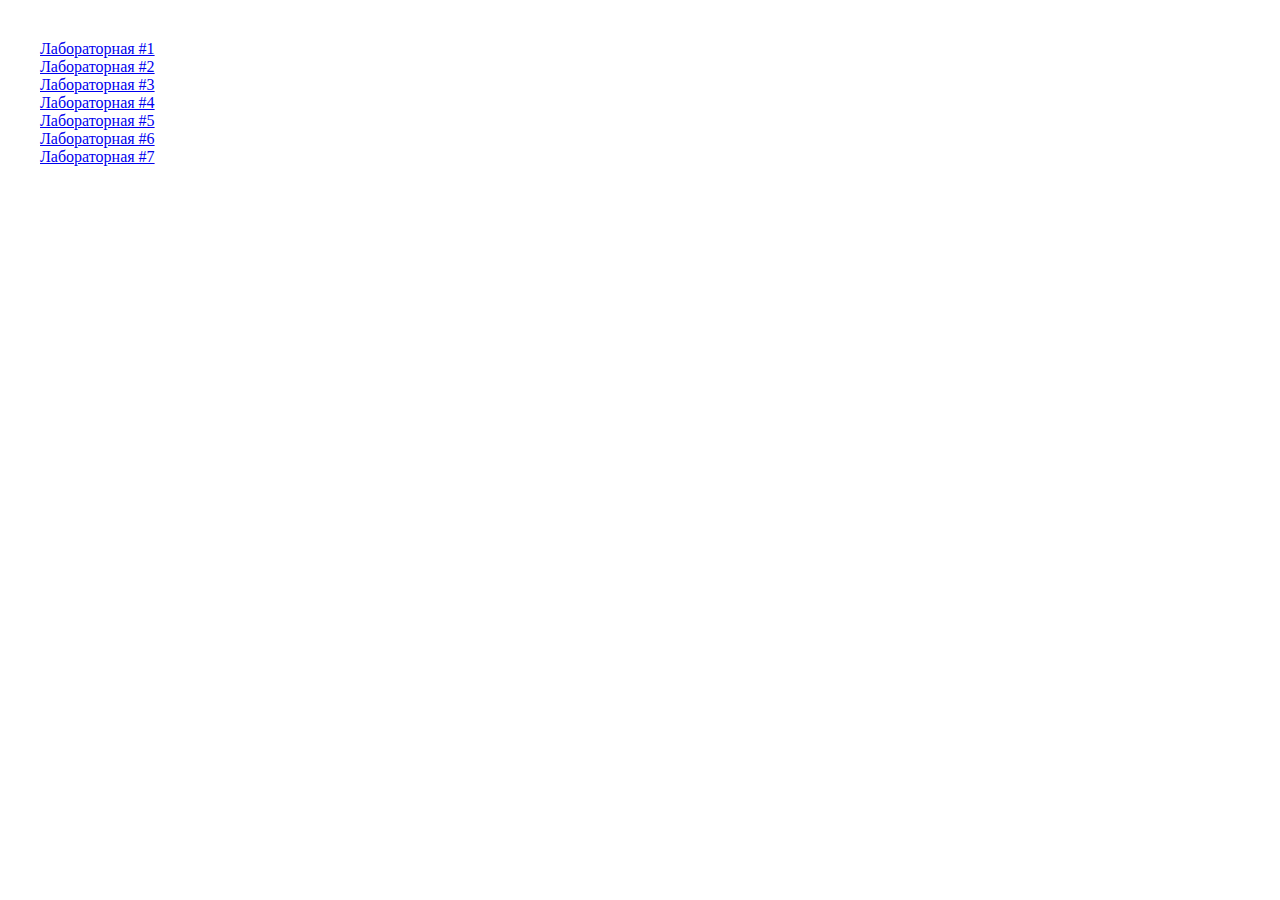
<file: index.html>
<!DOCTYPE html>
<html lang="en">
    <head>
        <meta charset="UTF-8" />
        <meta http-equiv="X-UA-Compatible" content="IE=edge" />
        <meta name="viewport" content="width=device-width, initial-scale=1.0" />
        <title>Thmoon Frontend</title>
        <style>
            a {
                display: block;
            }
        </style>
    </head>

    <body style="margin: 40px">
        <a href="./lab1/">Лабораторная #1</a>
        <a href="./lab2/">Лабораторная #2</a>
        <a href="./lab3/">Лабораторная #3</a>
        <a href="./lab4/">Лабораторная #4</a>
        <a href="./lab5/">Лабораторная #5</a>
        <a href="./lab6/">Лабораторная #6</a>
        <a href="./lab7/">Лабораторная #7</a>
        <br />
    </body>
</html>
</file>
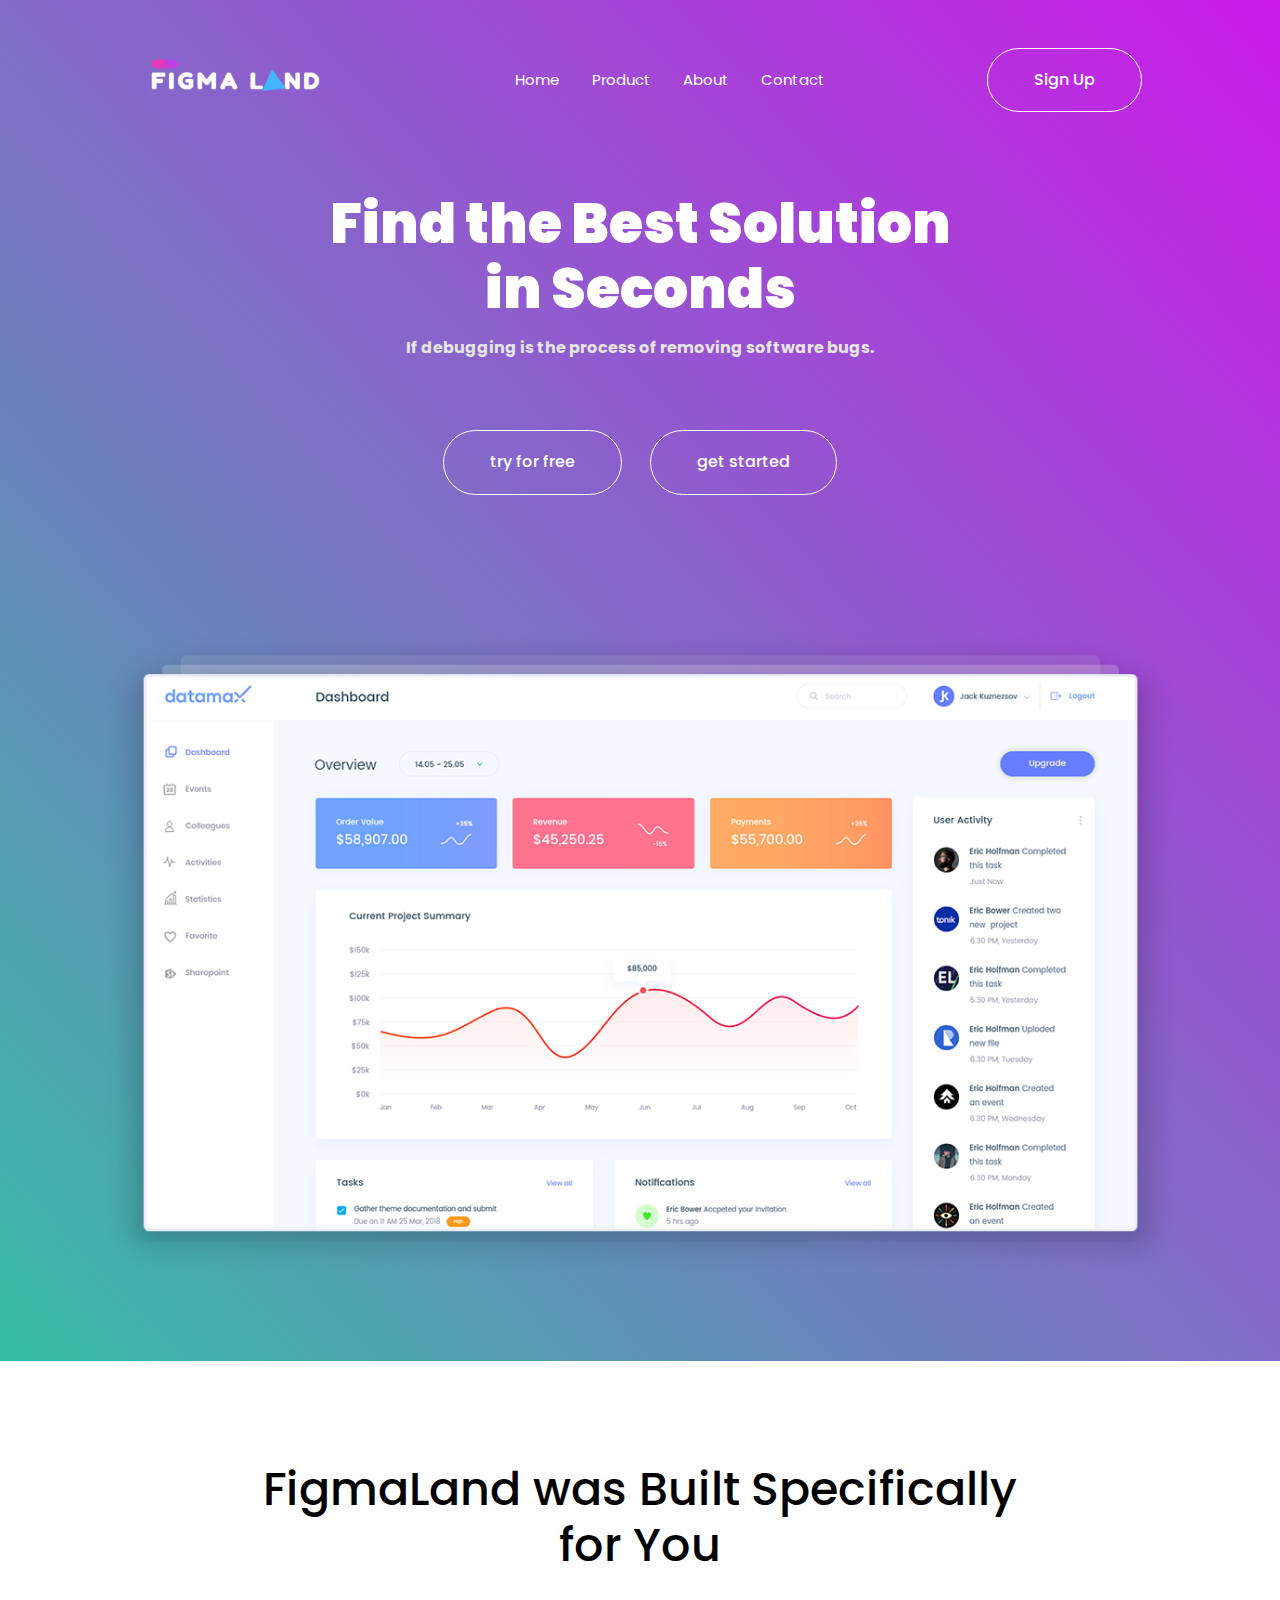
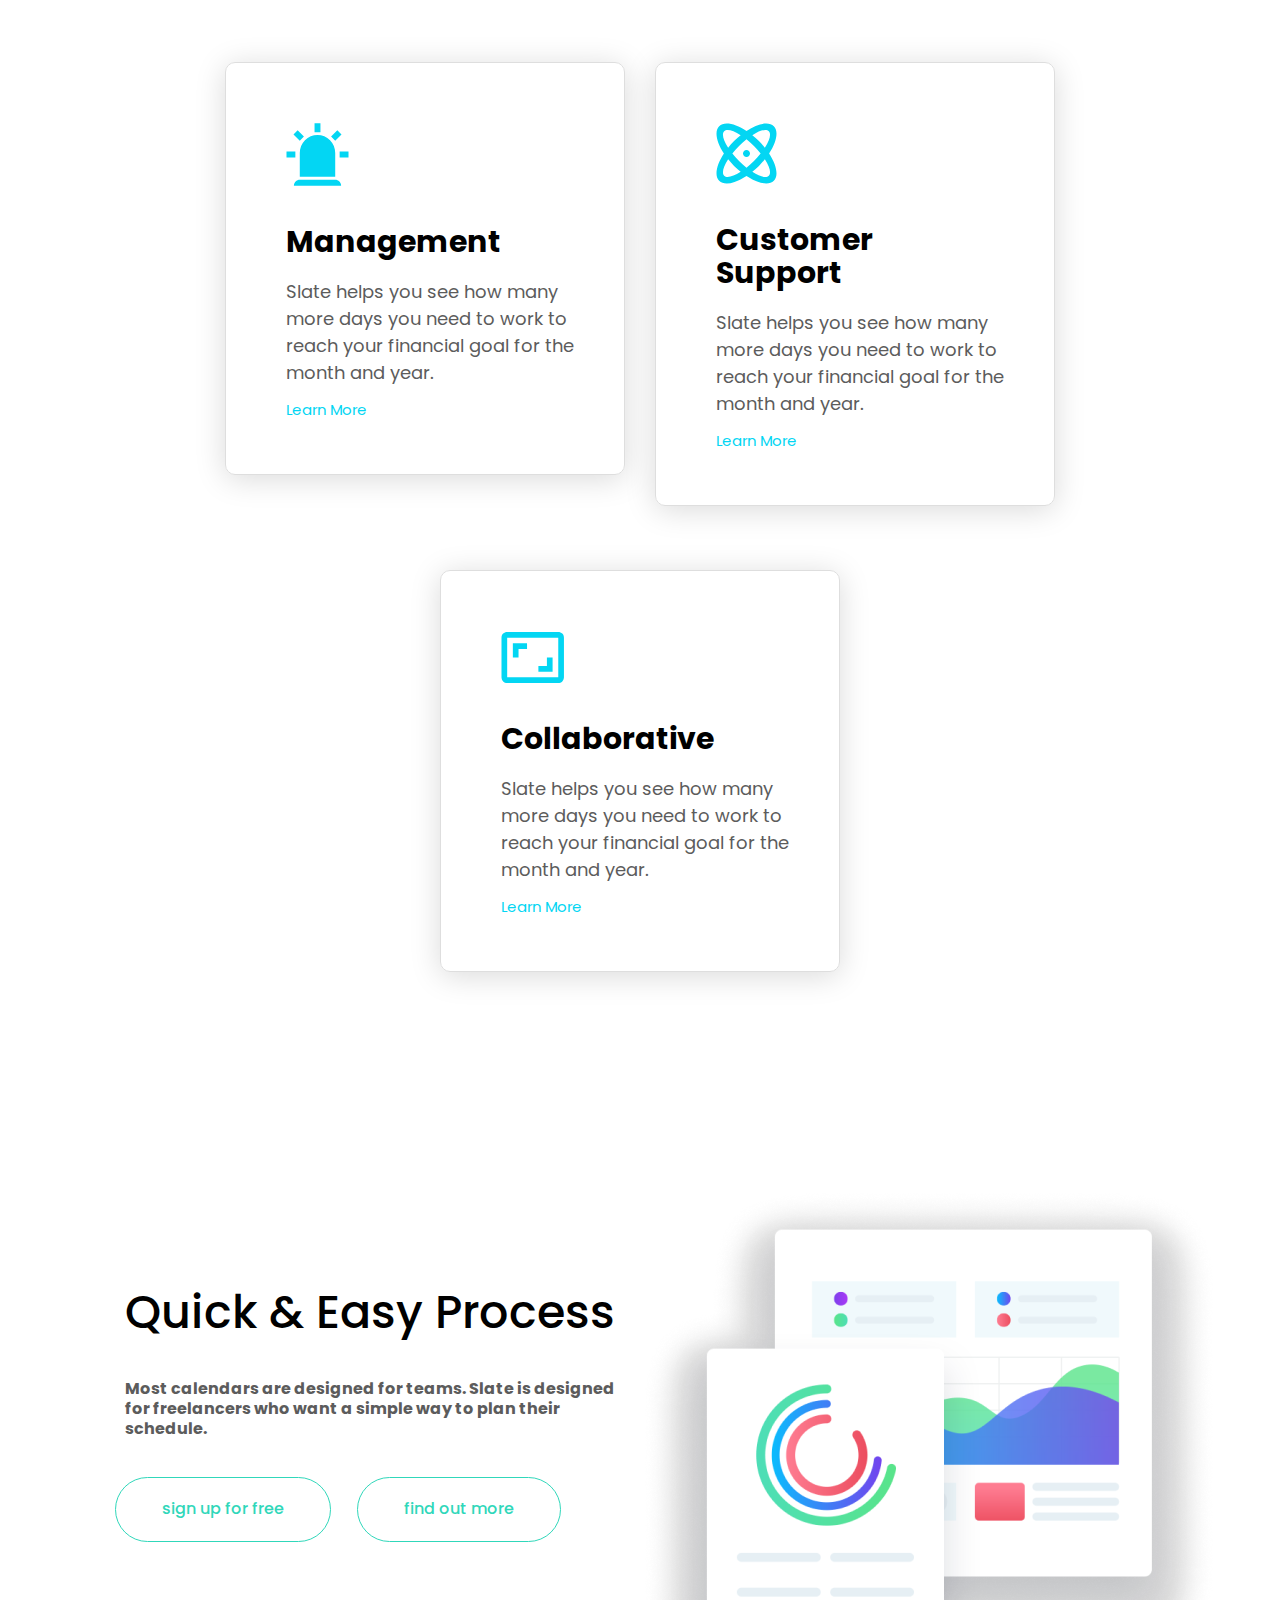
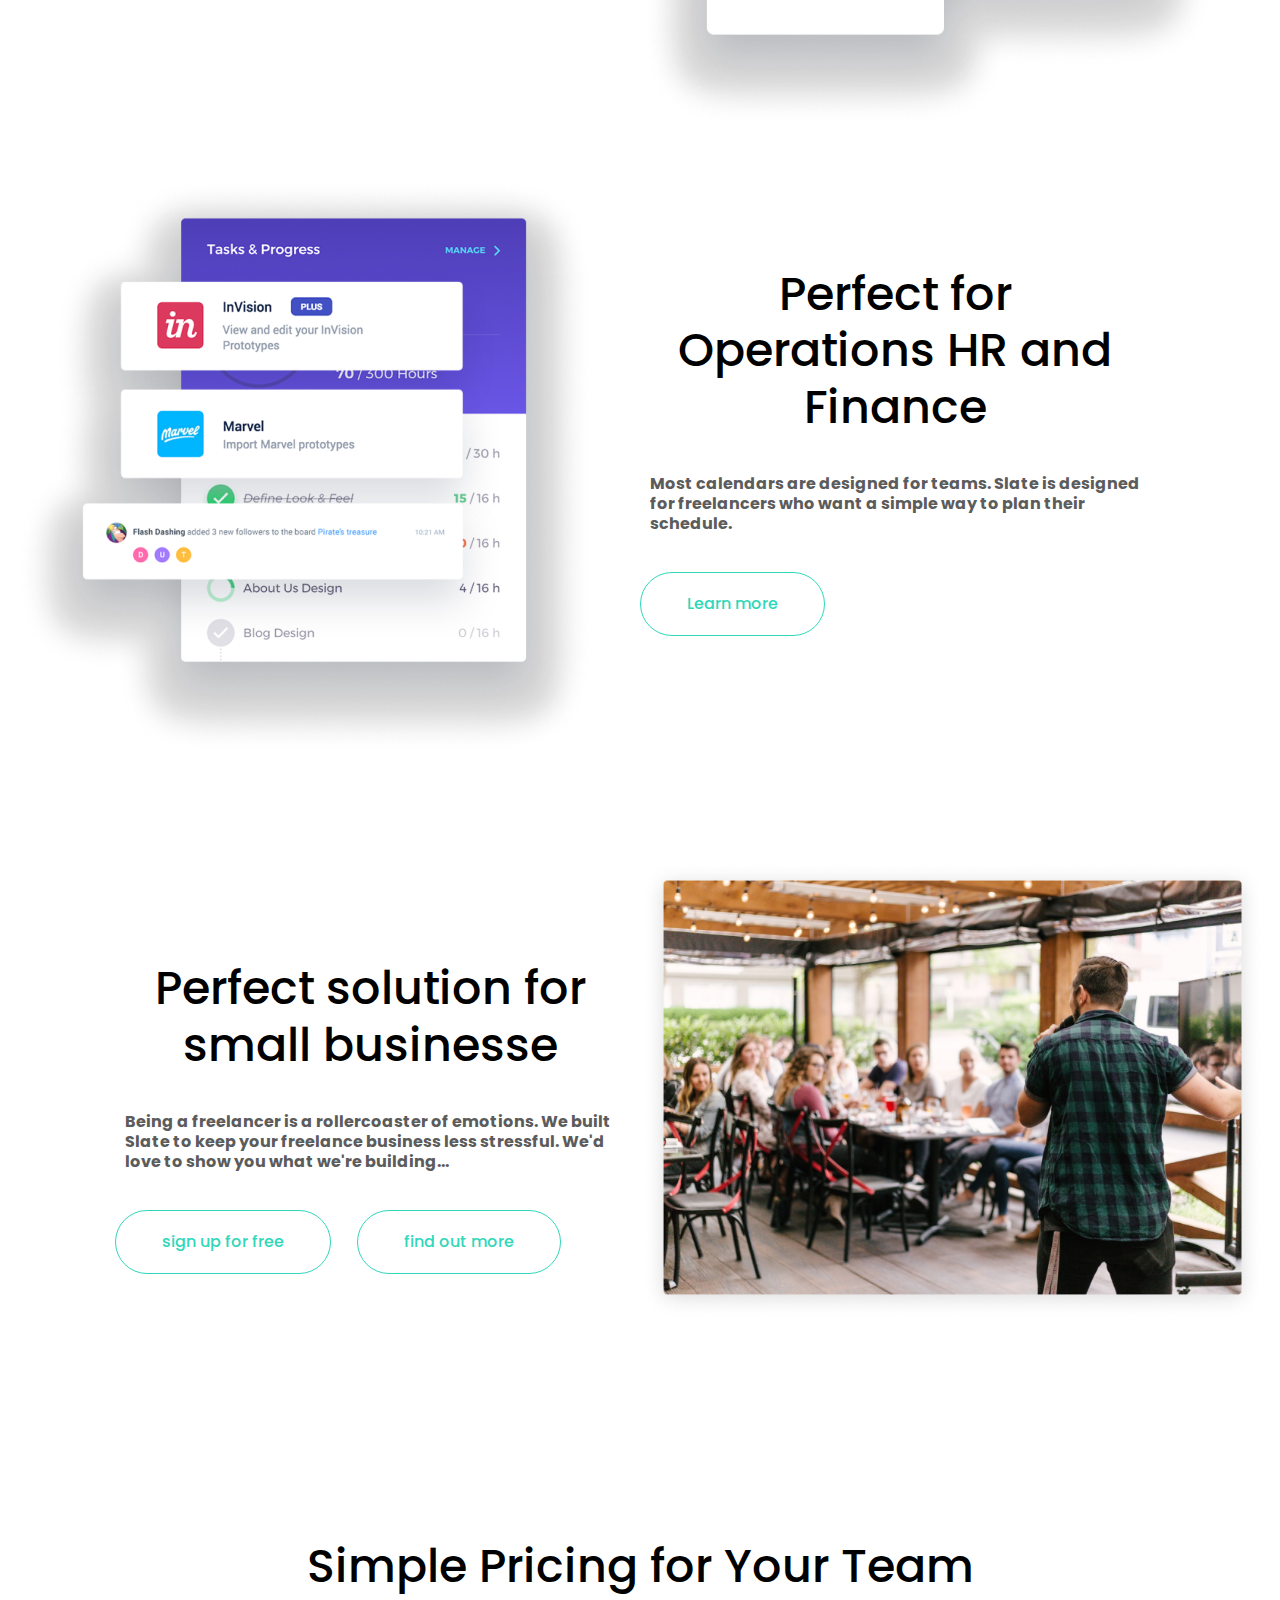
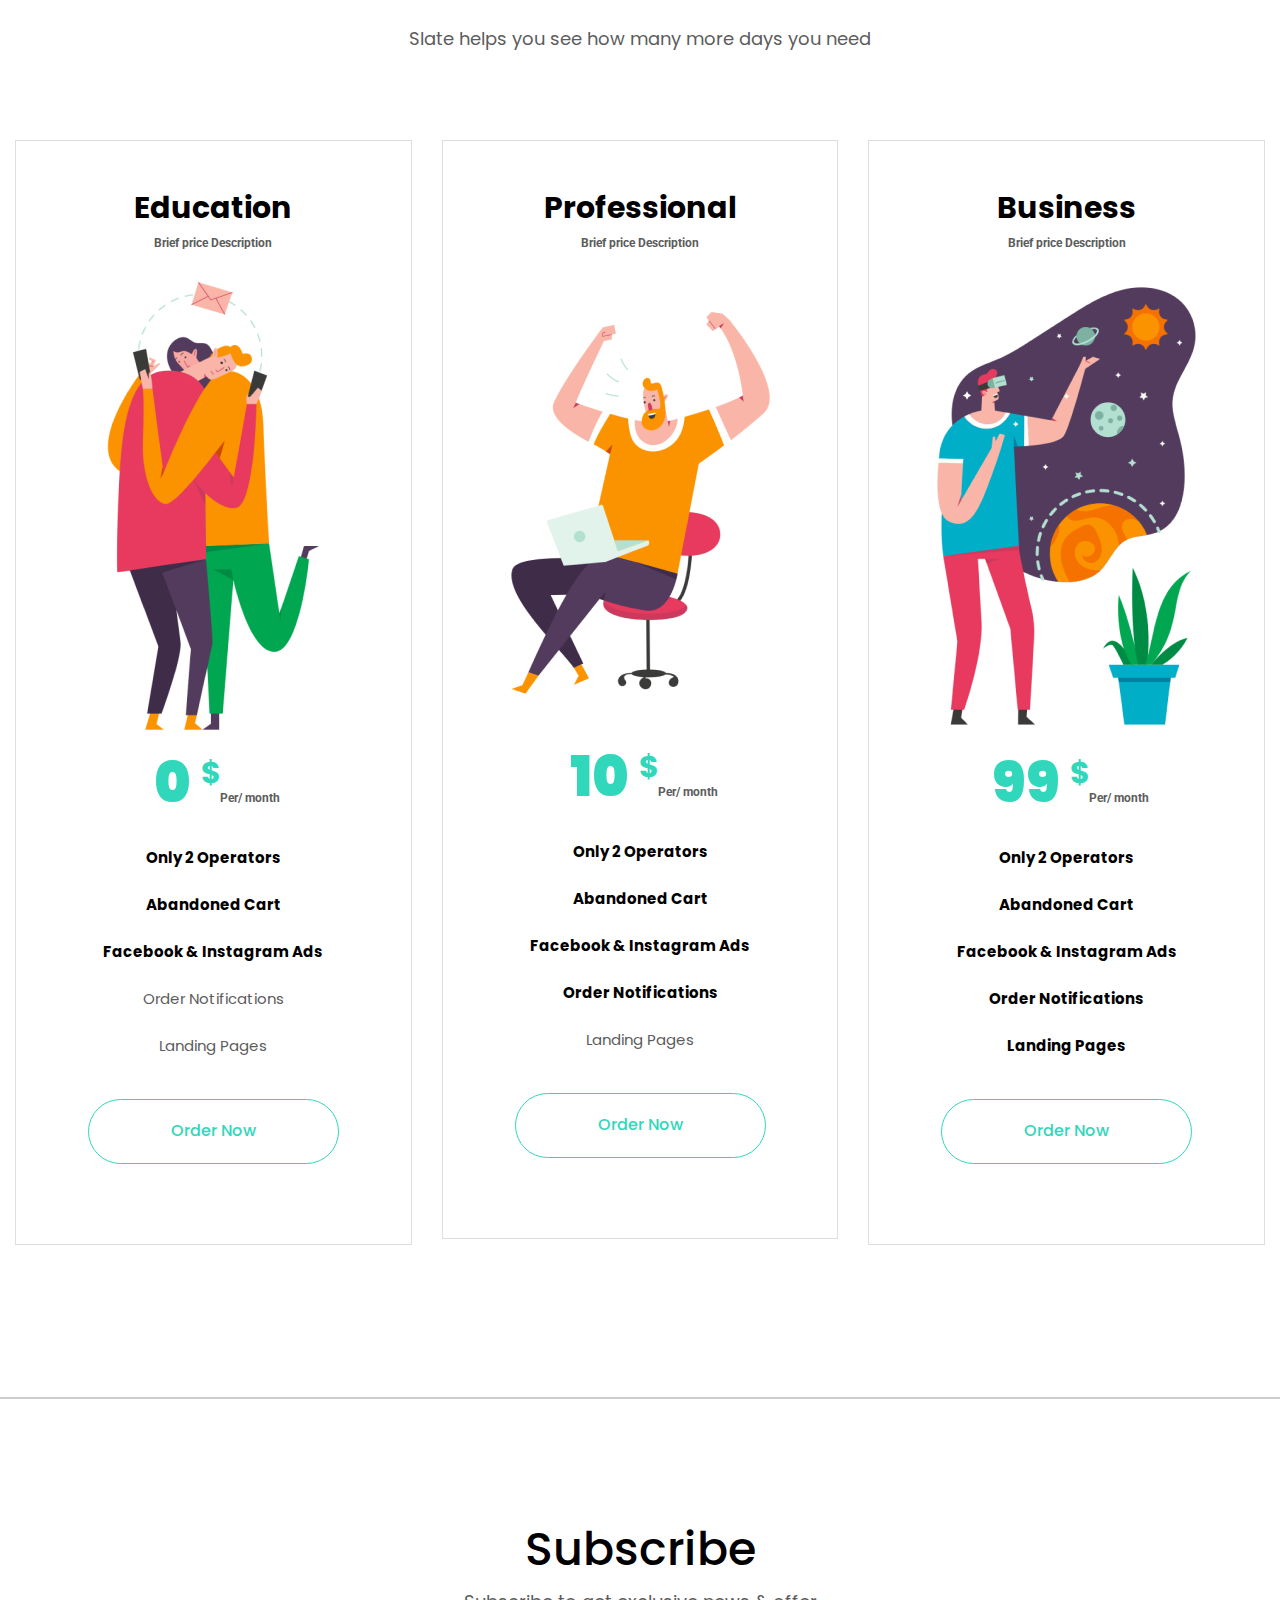
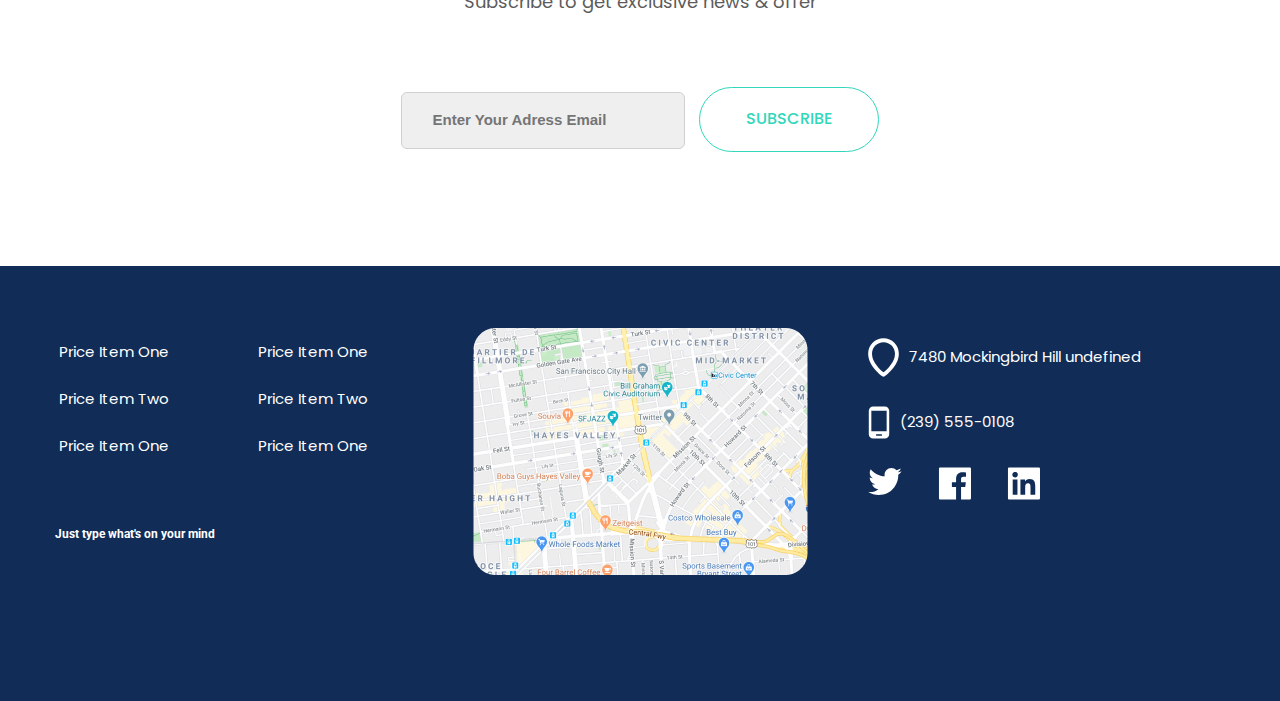
<file: lab2/index.html>
<!DOCTYPE html>
<html lang="en">
<head>
    <meta charset="UTF-8">
    <meta http-equiv="X-UA-Compatible" content="IE=edge">
    <meta name="viewport" content="width=device-width, initial-scale=1.0">
    <link rel="stylesheet" href="styles.css">
    <link rel="preconnect" href="https://fonts.googleapis.com">
    <link rel="preconnect" href="https://fonts.gstatic.com" crossorigin>
    <link href="https://fonts.googleapis.com/css2?family=Poppins:wght@400;500;700;900&family=Roboto:wght@700&display=swap"
    rel="stylesheet">
    <title>Figma Land</title>
</head>
<body>
    <div class="wrapper">
        <header class="header">
            <div class="header_container container">
                    <a href="#" class="header_logo">
                        <img src="/lab2/Images/logo_home.png" alt="logo">
                    </a>
                    <nav class="header_nav nav">
                        <ul class="nav_list">
                            <li class="nav_item">
                                <a class="nav_link" href="#">Home</a>
                            </li>
                            <li class="nav_item">
                                <a class="nav_link" href="#">Product</a>
                            </li>
                            <li class="nav_item">
                                <a class="nav_link" href="#">About</a>
                            </li>
                            <li class="nav_item">
                                <a class="nav_link" href="#">Contact</a>
                            </li>
                        </ul>
                    </nav>

                    <a class="header_button button" href="#">Sign Up</a>
                    <a class="nav_image" href="#">
                        <img src="/lab2/Images/nav_image.png" alt="nav">
                    </a>
            </div>
        </header>
        <main class="intro">
            <div class="intro_main_block main_block">
                <div class="main_block_container container">
                    <div class="main_block_body">
                        <div class="main_block_introductions">
                            <h1 class="main_block_title">Find the Best Solution
                                in Seconds</h1>
                            <h4 class="main_block_subtitle">If debugging is the process of removing software bugs.</h4>
                        </div>

                        <div class="main_block_buttons">
                            <a href="#" class="main_block_button button">try for free</a>
                            <a href="#" class="main_block_button button">get started</a>
                        </div>

                    </div>
                    <div class="main_block_image">
                        <img src="/lab2/Images/intro_screen_image.png" alt="picture">
                    </div>

                </div>
            </div>
        </main>
        <section class="section_services">
            <div class="services_block_container container">
                <div class="services_block_header">
                    <div class="services_block_title">
                        <h2 class="services_title">FigmaLand was Built Specifically
                            for You</h2>
                    </div>
                </div>
                <div class="services_block_content">
                    <div class="services_content_column">
                        <div class="content_item">
                            <div class="item_icon">
                                <svg class="svg_icon" width="63" height="63" viewBox="0 0 63 63" fill="none" xmlns="http://www.w3.org/2000/svg">
                                    <path d="M13.7857 17.7833L7.49714 11.4617L11.66 7.25717L17.919 13.6086L13.7857 17.7833ZM34.4524 0.190063V9.13577H28.5476V0.190063H34.4524ZM55.5029 11.4617L49.2143 17.7833L45.081 13.6086L51.34 7.25717L55.5029 11.4617ZM9.35714 28.5181V34.4819H0.5V28.5181H9.35714ZM53.6429 28.5181H62.5V34.4819H53.6429V28.5181ZM13.7857 56.8462H49.2143C50.7803 56.8462 52.2822 57.4745 53.3896 58.5929C54.4969 59.7114 55.119 61.2283 55.119 62.81H7.88095C7.88095 61.2283 8.50306 59.7114 9.61042 58.5929C10.7178 57.4745 12.2197 56.8462 13.7857 56.8462ZM31.5 12.1177C36.1981 12.1177 40.7038 14.0027 44.0259 17.3579C47.348 20.7132 49.2143 25.264 49.2143 30.0091V53.8643H13.7857V30.0091C13.7857 25.264 15.652 20.7132 18.9741 17.3579C22.2962 14.0027 26.8019 12.1177 31.5 12.1177Z" fill="#03D6F3"/>
                                </svg>
                            </div>
                            <h4 class="item_title">Management</h4>
                            <div class="item_text">Slate helps you see how many
                                more days you need to work
                                to reach your financial goal
                                for the month and year.</div>
                            <div class="item_link"><a href="#">Learn More</a></div>
                        </div>
                    </div>
                    <div class="services_content_column">
                        <div class="content_item">
                            <div class="item_icon">
                                <svg class="svg_icon" width="61" height="61" viewBox="0 0 61 61" fill="none" xmlns="http://www.w3.org/2000/svg">
                                    <path d="M30.5 26.9899C31.4309 26.9899 32.3238 27.3597 32.982 28.018C33.6403 28.6762 34.0101 29.5691 34.0101 30.5C34.0101 31.4309 33.6403 32.3238 32.982 32.982C32.3238 33.6403 31.4309 34.0101 30.5 34.0101C29.5691 34.0101 28.6762 33.6403 28.018 32.982C27.3597 32.3238 26.9899 31.4309 26.9899 30.5C26.9899 29.5691 27.3597 28.6762 28.018 28.018C28.6762 27.3597 29.5691 26.9899 30.5 26.9899ZM3.19132 3.19132C8.21078 -1.82814 19.0921 0.418328 30.5 7.89487C41.9079 0.418328 52.7892 -1.82814 57.8087 3.19132C62.8281 8.21078 60.5817 19.0921 53.1051 30.5C60.5817 41.9079 62.8281 52.7892 57.8087 57.8087C52.7892 62.8281 41.9079 60.5817 30.5 53.1051C19.0921 60.5817 8.21078 62.8281 3.19132 57.8087C-1.82814 52.7892 0.418328 41.9079 7.89487 30.5C0.418328 19.0921 -1.82814 8.21078 3.19132 3.19132ZM42.9258 18.0742C45.067 20.2505 47.0326 22.4618 48.8579 24.6732C53.7018 17.1967 55.4569 10.7732 52.8243 8.17568C50.2268 5.54309 43.8033 7.29815 36.3268 12.1421C38.5382 13.9674 40.7495 15.933 42.9258 18.0742ZM18.0742 42.9258C15.933 40.7495 13.9674 38.5382 12.1421 36.3268C7.29815 43.8033 5.54309 50.2268 8.17568 52.8243C10.7732 55.4569 17.1967 53.7018 24.6732 48.8579C22.4618 47.0326 20.2505 45.067 18.0742 42.9258ZM8.17568 8.17568C5.54309 10.7732 7.29815 17.1967 12.1421 24.6732C13.9674 22.4618 15.933 20.2505 18.0742 18.0742C20.2505 15.933 22.4618 13.9674 24.6732 12.1421C17.1967 7.29815 10.7732 5.54309 8.17568 8.17568ZM23.0586 37.9414C25.5156 40.3985 28.0429 42.645 30.5 44.6458C32.9571 42.645 35.4844 40.3985 37.9414 37.9414C40.3985 35.4844 42.645 32.9571 44.6458 30.5C42.645 28.0429 40.3985 25.5156 37.9414 23.0586C35.4844 20.6015 32.9571 18.355 30.5 16.3542C28.0429 18.355 25.5156 20.6015 23.0586 23.0586C20.6015 25.5156 18.355 28.0429 16.3542 30.5C18.355 32.9571 20.6015 35.4844 23.0586 37.9414ZM52.8243 52.8243C55.4569 50.2268 53.7018 43.8033 48.8579 36.3268C47.0326 38.5382 45.067 40.7495 42.9258 42.9258C40.7495 45.067 38.5382 47.0326 36.3268 48.8579C43.8033 53.7018 50.2268 55.4569 52.8243 52.8243Z" fill="#03D6F3"/>
                                </svg>
                            </div>
                            <h4 class="item_title">Customer Support</h4>
                            <div class="item_text">Slate helps you see how many
                                more days you need to work
                                to reach your financial goal
                                for the month and year.</div>
                            <div class="item_link"><a href="#">Learn More</a></div>
                        </div>
                    </div>
                    <div class="services_content_column">
                        <div class="content_item">
                            <div class="item_icon">
                                <svg class="svg_icon" width="63" height="53" viewBox="0 0 63 53" fill="none" xmlns="http://www.w3.org/2000/svg">
                                    <path d="M51.5873 26.5H45.9109V35.0145H37.3964V40.6909H51.5873V26.5ZM17.5291 17.9855H26.0436V12.3091H11.8527V26.5H17.5291V17.9855ZM57.2636 0.956421H6.17636C4.6709 0.956421 3.22709 1.55446 2.16257 2.61899C1.09804 3.68351 0.5 5.12731 0.5 6.63277V46.3672C0.5 47.8727 1.09804 49.3165 2.16257 50.381C3.22709 51.4455 4.6709 52.0436 6.17636 52.0436H57.2636C58.7691 52.0436 60.2129 51.4455 61.2774 50.381C62.342 49.3165 62.94 47.8727 62.94 46.3672V6.63277C62.94 5.12731 62.342 3.68351 61.2774 2.61899C60.2129 1.55446 58.7691 0.956421 57.2636 0.956421ZM57.2636 46.3672H6.17636V6.63277H57.2636V46.3672Z" fill="#03D6F3"/>
                                </svg>
                            </div>
                            <h4 class="item_title">Collaborative</h4>
                            <div class="item_text">Slate helps you see how many
                                more days you need to work
                                to reach your financial goal
                                for the month and year.</div>
                            <div class="item_link"><a href="#">Learn More</a></div>
                        </div>
                    </div>
                </div>

            </div>
        </section>
        <section class="section_default_content">
            <div class="section_container container">
                <div class="section_body">
                    <div class="section_body_inner">
                        <div class="section_block_title_right section_block_title">
                            <h2 class="section_title">Quick & Easy Process</h2>
                            <div class="section_text">Most calendars are designed for teams. Slate is designed
                                for freelancers who want a simple way to plan
                                 their schedule.</div>
                        </div>
                        <div class="section_block_image_right section_block_image">
                            <img src="/lab2/Images/section_screen_image1.png" alt="image">
                        </div>
                        <div class="section_block_buttons_right section_block_buttons">
                            <div class="section_buttons">
                                <a href="#" class="section_button">sign up for free</a>
                                <a href="#" class="section_button">find out more</a>
                            </div>
                        </div>
                    </div>
                </div>
            </div>
        </section>
        <section class="section_default_content">
            <div class="section_container container">
                <div class="section_body" id="section_body2">
                    <div class="section_body_inner">
                        <div class="section_block_title_left section_block_title">
                            <h2 class="section_title">Perfect for Operations
                                HR and Finance</h2>
                            <div class="section_text">Most calendars are designed for teams. Slate is designed
                                for freelancers who want a simple way to plan
                                 their schedule.</div>
                        </div>
                        <div class="section_block_image_left section_block_image">
                            <img src="/lab2/Images/section_screen_image2.png" alt="image">
                        </div>
                        <div class="section_block_buttons_left section_block_buttons">
                            <div class="section_buttons">
                                <a href="#" class="section_button">Learn more</a>

                            </div>
                        </div>
                    </div>
                </div>
            </div>
        </section>
        <section class="section_default_content">
            <div class="section_container container">
                <div class="section_body" id="section_body3">
                    <div class="section_body_inner">
                        <div class="section_block_title_right section_block_title">
                            <h2 class="section_title">Perfect solution
                                for small
                                businesse</h2>
                            <div class="section_text">Being a freelancer is a
                                rollercoaster of emotions.
                                We built Slate to keep your
                                freelance business less stressful.
                                We'd love to show you
                                what we're building...</div>
                        </div>
                        <div class="section_block_image_right section_block_image">
                            <img src="/lab2/Images/section_screen_image3.png" alt="image">
                        </div>
                        <div class="section_block_buttons_right section_block_buttons">
                            <div class="section_buttons">
                                <a href="#" class="section_button">sign up for free</a>
                                <a href="#" class="section_button">find out more</a>
                            </div>
                        </div>
                    </div>
                </div>
            </div>
        </section>
        <section class="section_offers">
            <div class="offers_container container">
                <div class="offers_body">
                    <div class="offers_introduction">
                        <h2 class="offers_title">Simple Pricing for Your Team</h2>
                        <h4 class="offers_subtitle">Slate helps you see how many more days you need</h4>
                    </div>
                    <div class="offers_columns">
                        <div class="offers_column">
                            <div class="offers_item">
                                <div class="offers_item_introduction">
                                    <h3 class="offers_item_title">Education</h3>
                                    <h4 class="offers_item_subtitle">Brief price Description</h4>
                                </div>
                                <div class="offers_item_image">
                                    <img src="/lab2/Images/picture_education.png" alt="Education">
                                </div>
                                <div class="offers_item_price">
                                    <div class="item_price">0<sup class="item_suptitle">$</sup></div>
                                </div>
                                <ul class="offers_agreements">
                                    <li class="agreement">Only 2 Operators</li>
                                    <li class="agreement">Abandoned Cart</li>
                                    <li class="agreement">Facebook & Instagram Ads</li>
                                    <li class="agreement" id="not_available">Order Notifications</li>
                                    <li class="agreement" id="not_available">Landing Pages</li>
                                </ul>
                                <div class="offers_buttons section_buttons">
                                    <a href="#" class="offers_button section_button">Order Now</a>
                                </div>
                            </div>
                        </div>
                        <div class="offers_column">
                            <div class="offers_item">
                                <div class="offers_item_introduction">
                                    <h3 class="offers_item_title">Professional</h3>
                                    <h4 class="offers_item_subtitle">Brief price Description</h4>
                                </div>
                                <div class="offers_item_image">
                                    <img src="/lab2/Images/picture_professional.png" alt="Professional">
                                </div>
                                <div class="offers_item_price">
                                    <div class="item_price">10<sup class="item_suptitle">$</sup></div>
                                </div>
                                <ul class="offers_agreements">
                                    <li class="agreement">Only 2 Operators</li>
                                    <li class="agreement">Abandoned Cart</li>
                                    <li class="agreement">Facebook & Instagram Ads</li>
                                    <li class="agreement">Order Notifications</li>
                                    <li class="agreement" id="not_available">Landing Pages</li>
                                </ul>
                                <div class="offers_buttons section_buttons">
                                    <a href="#" class="offers_button section_button">Order Now</a>
                                </div>
                            </div>
                        </div>
                        <div class="offers_column">
                            <div class="offers_item">
                                <div class="offers_item_introduction">
                                    <h3 class="offers_item_title">Business</h3>
                                    <h4 class="offers_item_subtitle">Brief price Description</h4>
                                </div>
                                <div class="offers_item_image">
                                    <img src="/lab2/Images/picture_business.png" alt="Business">
                                </div>
                                <div class="offers_item_price">
                                    <div class="item_price">99<sup class="item_suptitle">$</sup></div>
                                </div>
                                <ul class="offers_agreements">
                                    <li class="agreement">Only 2 Operators</li>
                                    <li class="agreement">Abandoned Cart</li>
                                    <li class="agreement">Facebook & Instagram Ads</li>
                                    <li class="agreement">Order Notifications</li>
                                    <li class="agreement">Landing Pages</li>
                                </ul>
                                <div class="offers_buttons section_buttons">
                                    <a href="#" class="offers_button section_button">Order Now</a>
                                </div>
                            </div>
                        </div>
                    </div>

                </div>
            </div>
            <hr class="bottom_line">
        </section>
        <section class="section_subscribe">
            <div class="subscribe_container container">
                <div class="subscribe_body">
                    <div class="subscribe_introduction">
                        <h3 class="subscribe_title">Subscribe</h3>
                        <h4 class="subscribe_subtitle">Subscribe to get exclusive news & offer</h4>
                    </div>
                    <form class="subscribe_form">
                        <p class="subscribe_input_block">
                            <input type="text" class="subscribe_input" placeholder="Enter Your Adress Email">
                        </p>
                        <a href="#" class="subscribe_button section_button">SUBSCRIBE</a>
                    </form>
                </div>
            </div>
        </section>
        <footer class="footer">
            <div class="footer_container container">
                <div class="footer_body">
                    <div class="footer_columns">
                        <div class="footer_column">
                            <div class="footer_item">
                                <div class="footer_lists">
                                    <ul class="footer_list">
                                        <li class="footer_list_item">
                                            Price Item One
                                        </li>
                                        <li class="footer_list_item">
                                            Price Item Two
                                        </li>
                                        <li class="footer_list_item">
                                            Price Item One
                                        </li>
                                    </ul>
                                    <ul class="footer_list">
                                        <li class="footer_list_item">
                                            Price Item One
                                        </li>
                                        <li class="footer_list_item">
                                            Price Item Two
                                        </li>
                                        <li class="footer_list_item">
                                            Price Item One
                                        </li>
                                    </ul>
                                </div>
                                <p id="footer_left_text">Just type what's on your mind </p>

                            </div>
                        </div>
                        <div class="footer_column">
                            <div class="footer_item">
                                <div class="footer_image">
                                    <img src="/lab2/Images/map_image.png" alt="map">
                                </div>
                            </div>
                        </div>
                        <div class="footer_column">
                            <div class="footer_item">
                                <div class="footer_adress">
                                    <div class="footer_icon">
                                        <svg width="31" height="39" viewBox="0 0 31 39" fill="none" xmlns="http://www.w3.org/2000/svg">
                                            <path d="M14.3885 38.3172C14.7129 38.5488 15.1015 38.6734 15.5001 38.6734C15.8987 38.6734 16.2874 38.5488 16.6118 38.3172C17.1945 37.9051 30.889 28.017 30.8335 15.6737C30.8335 7.21925 23.9545 0.340332 15.5001 0.340332C7.04571 0.340332 0.166795 7.21925 0.166795 15.6641C0.111211 28.017 13.8058 37.9051 14.3885 38.3172ZM15.5001 4.17367C21.8424 4.17367 27.0001 9.33142 27.0001 15.6832C27.0404 24.1894 18.5898 31.8273 15.5001 34.3324C12.4124 31.8254 3.95988 24.1856 4.00013 15.6737C4.00013 9.33142 9.15788 4.17367 15.5001 4.17367Z" fill="white"/>
                                        </svg>
                                    </div>
                                    <p class="footer_info">7480 Mockingbird Hill undefined </p>
                                </div>
                                <div class="footer_phone">
                                    <div class="footer_icon">
                                        <svg width="22" height="33" viewBox="0 0 22 33" fill="none" xmlns="http://www.w3.org/2000/svg">
                                            <path d="M16.8333 0.465332H5.16663C2.74579 0.465332 0.791626 2.4195 0.791626 4.84033V28.1737C0.791626 30.5945 2.74579 32.5487 5.16663 32.5487H16.8333C19.2541 32.5487 21.2083 30.5945 21.2083 28.1737V4.84033C21.2083 2.4195 19.2541 0.465332 16.8333 0.465332ZM13.9166 29.632H8.08329V28.1737H13.9166V29.632ZM18.6562 25.257H3.34371V4.84033H18.6562V25.257Z" fill="white"/>
                                        </svg>
                                    </div>
                                    <p class="footer_info">(239) 555-0108</p>
                                </div>
                                <div class="social_medias">
                                    <div class="footer_icon">
                                        <svg width="34" height="29" viewBox="0 0 34 29" fill="none" xmlns="http://www.w3.org/2000/svg">
                                            <path d="M33.645 4.18529C32.4202 4.71364 31.0873 5.09388 29.7144 5.24198C31.1398 4.39517 32.2072 3.05736 32.7164 1.47954C31.3788 2.27521 29.9136 2.83315 28.3855 3.12861C27.7469 2.44587 26.9745 1.90197 26.1165 1.5308C25.2585 1.15963 24.3332 0.969143 23.3983 0.971208C19.6159 0.971208 16.5739 4.0372 16.5739 7.79964C16.5739 8.32798 16.6379 8.85632 16.742 9.36465C11.0783 9.06846 6.02705 6.36271 2.66887 2.22002C2.05697 3.26516 1.73632 4.45517 1.74026 5.66625C1.74026 8.03579 2.94505 10.1251 4.78224 11.3539C3.69955 11.3113 2.64222 11.0137 1.69624 10.4854V10.5694C1.69624 13.8876 4.04176 16.6374 7.16779 17.2698C6.58084 17.4222 5.97704 17.5002 5.37062 17.5019C4.92633 17.5019 4.50606 17.4579 4.08178 17.3979C4.94634 20.1036 7.46398 22.0689 10.4619 22.1329C8.1164 23.9701 5.17849 25.0508 1.98843 25.0508C1.41605 25.0508 0.887711 25.0308 0.339355 24.9668C3.36532 26.908 6.95565 28.0288 10.8222 28.0288C23.3743 28.0288 30.2428 17.63 30.2428 8.60416C30.2428 8.30797 30.2428 8.01178 30.2227 7.71558C31.5516 6.74295 32.7164 5.53817 33.645 4.18529Z" fill="white"/>
                                        </svg>
                                    </div>
                                    <div class="footer_icon">
                                        <svg width="33" height="33" viewBox="0 0 33 33" fill="none" xmlns="http://www.w3.org/2000/svg">
                                            <path d="M31.7103 0.489746H2.25117C1.54271 0.489746 0.970337 1.06212 0.970337 1.77058V31.2297C0.970337 31.9382 1.54271 32.5105 2.25117 32.5105H31.7103C32.4187 32.5105 32.9911 31.9382 32.9911 31.2297V1.77058C32.9911 1.06212 32.4187 0.489746 31.7103 0.489746ZM28.0119 9.83581H25.4542C23.4489 9.83581 23.0607 10.7884 23.0607 12.1893V15.2753H27.8478L27.2234 20.1065H23.0607V32.5105H18.0694V20.1105H13.8947V15.2753H18.0694V11.713C18.0694 7.57835 20.5951 5.32488 24.2855 5.32488C26.0546 5.32488 27.5716 5.45697 28.0159 5.51701V9.83581H28.0119Z" fill="white"/>
                                        </svg>
                                    </div>
                                    <div class="footer_icon">
                                        <svg width="33" height="33" viewBox="0 0 33 33" fill="none" xmlns="http://www.w3.org/2000/svg">
                                            <path d="M31.6981 0.489746H2.23896C1.5305 0.489746 0.95813 1.06212 0.95813 1.77058V31.2297C0.95813 31.9382 1.5305 32.5105 2.23896 32.5105H31.6981C32.4065 32.5105 32.9789 31.9382 32.9789 31.2297V1.77058C32.9789 1.06212 32.4065 0.489746 31.6981 0.489746ZM10.4563 27.7755H5.70521V12.4935H10.4563V27.7755ZM8.08275 10.4042C7.53811 10.4042 7.00569 10.2427 6.55283 9.94008C6.09997 9.63749 5.74701 9.20741 5.53859 8.70422C5.33016 8.20103 5.27562 7.64734 5.38188 7.11316C5.48813 6.57897 5.75041 6.08829 6.13553 5.70317C6.52066 5.31805 7.01133 5.05577 7.54552 4.94952C8.0797 4.84326 8.63339 4.8978 9.13658 5.10623C9.63977 5.31465 10.0699 5.66761 10.3724 6.12047C10.675 6.57333 10.8365 7.10574 10.8365 7.65039C10.8325 9.17138 9.59974 10.4042 8.08275 10.4042ZM28.2438 27.7755H23.4968V20.3426C23.4968 18.5695 23.4647 16.292 21.0272 16.292C18.5576 16.292 18.1773 18.2213 18.1773 20.2145V27.7755H13.4342V12.4935H17.9892V14.5829H18.0532C18.6856 13.3821 20.2346 12.1133 22.5481 12.1133C27.3593 12.1133 28.2438 15.2793 28.2438 19.394V27.7755Z" fill="white"/>
                                        </svg>
                                    </div>
                                </div>
                            </div>
                        </div>
                    </div>
                </div>
            </div>
        </footer>
    </div>


</body>
</html>
</file>
<file: lab2/styles.css>
/* -----------------обнуление стилей-------------------*/

body,
h1,
h2,
h3,
h4,
p,
ul[class],
ol[class],
li,
figure,
figcaption,
blockquote,
dl,
dd {
    margin: 0;
}

*,
*:before,
*:after {
    box-sizing: border-box;
}
ul,
ol,
li {
    list-style: none;
}
img {
    vertical-align: top;
}
h1,
h2,
h3,
h4,
h5,
h6 {
    font-size: inherit;
    font-weight: inherit;
}

/* ---------------------body--------------------*/
body {
    background-color: #fff;
    height: 100%;
    font-family: "Poppins", sans-serif;
    font-size: 16px;
    color: #5c5c5c;
    line-height: calc(27 / 16 * 100%);
}
.wrapper {
    min-height: 100%;
    overflow: hidden;
    display: flex;
    flex-direction: column;
}

.container {
    width: 100%;
    max-width: 1280px;
    padding: 0 15px;
    margin: 0 auto;
}

/*--------------------- Header ----------------------*/

.header {
    position: absolute;
    z-index: 10;
    padding-top: 20px;
    top: 0;
    left: 0;
    width: 100%;
}
@media (max-width: 776px) {
    .header {
        padding-top: 0;
    }
}
.header_container {
    display: flex;
    justify-content: center;
    min-height: 120px;
    align-items: center;
}
@media (max-width: 776px) {
    .header_container {
        min-height: 100px;
    }
}
.header_logo {
    margin-bottom: 10px;
}
.header_logo img {
    max-width: 100%;
    height: auto;
}
.nav {
    padding: 5px 0;
}
.header_nav {
    margin: 0 0 0 222px;
    font-size: 15px;
    font-weight: 400;
}
@media (max-width: 1280px) {
    .header_nav {
        margin: 0 0 0 130px;
    }
}
@media (max-width: 1068px) {
    .header_nav {
        margin: 0 0 0 70px;
    }
}
@media (max-width: 922px) {
    .header_nav {
        margin: 0 0 0 10px;
    }
}
@media (max-width: 776px) {
    .header_nav {
        display: none;
    }
}

.nav_list {
    display: flex;
    flex-wrap: wrap;
}
.nav_item {
}
.nav_item:not(:last-child) {
    margin: 0 32px 0 0;
}
.nav_link {
    text-decoration: none;
    color: #fff;
    font-weight: 400;
    font-size: 15px;
    line-height: calc(27 / 15 * 100%);
    transition: color 0.3s linear;
}

.nav_link:hover {
    color: orange;
}
.button {
    display: inline-block;
    vertical-align: top;
    border: 1px solid #fff;
    border-radius: 39px;
    color: #fff;
    font-weight: 500;
    text-decoration: none;
    padding: 18px 46px;
    margin: 12px 12px;
    transition: color 0.2s linear, background-color 0.2s linear;
}
.header_button {
    margin: 0 0 0 254px;
    white-space: nowrap;
}
.header_button:hover {
    color: #112d57;
    background-color: #fff;
}
@media (max-width: 1280px) {
    .header_button {
        margin: 0 0 0 162px;
    }
}
@media (max-width: 1068px) {
    .header_button {
        margin: 0 0 0 102px;
    }
}
@media (max-width: 922px) {
    .header_button {
        margin: 0 0 0 42px;
    }
}
@media (max-width: 776px) {
    .header_button {
        margin: 0 0 0 20%;
    }
}
@media (max-width: 548px) {
    .header_button {
        text-align: center;
        margin: 0 0 0 40px;
        padding: 8px 28px;
        font-size: 12px;
    }
}
@media (max-width: 480px) {
    .header_button {
        margin: 0 0 0 8px;
    }
}

.nav_image {
    display: none;
}
.nav_image img {
    max-width: 100%;
    height: auto;
}
@media (max-width: 776px) {
    .nav_image {
        display: inline-block;
        margin: 10px 0 0 28px;
    }
}
/*----------------------- Main --------------------------- */
.intro {
    flex: 1 1 auto;
    width: 100%;
    background: linear-gradient(to bottom left, #cb1ae8, #37bda6);
}
.intro_main_block {
}
.main_block_container {
    margin: 0 auto;
    text-align: center;
}
.main_block_body {
    margin: 0 auto;
    text-align: center;
    padding: 192px 0 0 0;
    max-width: 652px;
}
@media (max-width: 548px) {
    .main_block_body {
        width: 80%;
    }
}
@media (max-width: 400px) {
    .main_block_body {
        width: 90%;
    }
}
.main_block_introductions > *:last-child {
    margin-top: 16px;
}
@media (max-width: 548px) {
    .main_block_introductions > *:last-child {
        margin-top: 32px;
    }
}
.main_block_introductions {
    margin-bottom: 60px;
}
.main_block_title {
    font-size: 55px;
    font-weight: 900;
    line-height: calc(65 / 55 * 100%);
    color: #ffffff;
}
@media (max-width: 548px) {
    .main_block_title {
        font-size: 46px;
        font-weight: 500;
        line-height: calc(57 / 46 * 100%);
    }
}
@media (max-width: 400px) {
    .main_block_title {
        font-size: 40px;
        font-weight: 500;
        line-height: calc(57 / 46 * 100%);
    }
}
.main_block_subtitle {
    font-size: 16px;
    font-weight: 700;
    line-height: calc(20 / 16 * 100%);
    color: #e5e5e5;
}
.main_block_buttons {
    margin: 0 0 100px 0;
}
@media (max-width: 548px) {
    .main_block_buttons {
        margin: 0 0 60px 0;
    }
}
.main_block_button {
}
.main_block_button:hover {
    color: #112d57;
    background-color: #fff;
}

@media (max-width: 548px) {
    .main_block_button {
        padding: 18px 80px;
    }
}
@media (max-width: 548px) {
    .main_block_button {
        padding: 18px 80px;
    }
}
@media (max-width: 400px) {
    .main_block_button {
        padding: 18px 60px;
    }
}
.main_block_image img {
    max-width: 100%;
    height: auto;
}
.main_block_image {
    padding-bottom: 84px;
}
@media (max-width: 548px) {
    .main_block_image {
        padding-bottom: 60px;
    }
}
/*----------------------Section-----------------*/
.services_block_header {
    margin: 0 auto;
    text-align: center;
    padding: 100px 0 0 0;
    max-width: 754px;
}
@media (max-width: 560px) {
    .services_block_header {
        max-width: 420px;
    }
}
@media (max-width: 488px) {
    .services_block_header {
        max-width: 302px;
    }
}
.services_block_title {
    margin-bottom: 10px;
}
.services_title {
    font-size: 46px;
    font-weight: 500;
    line-height: calc(57 / 46 * 100%);
    color: #000;
}
@media (max-width: 488px) {
    .services_title {
        font-size: 40px;
    }
}

.services_block_content {
    display: flex;

    margin: 88px -15px;
}
.services_content_column {
    padding: 0 15px;
    flex: 0 1 33.333%;
    text-align: left;
}
.content_item {
    min-width: 400px;
    background-image: none;
    border: 1px solid #dedede;
    box-shadow: 0px 4px 31px rgba(0, 0, 0, 0.15);
    border-radius: 10px;
    padding: 50px;
    transition: color 0.2s linear, 0.2s background-image linear;
}
@media (max-width: 1300px) {
    .services_block_content {
        flex-wrap: wrap;
        justify-content: center;
    }
}
@media (max-width: 1300px) {
    .services_content_column {
        padding-bottom: 64px;
    }
}
@media (max-width: 859px) {
    .content_item {
        text-align: center;
    }
}
@media (max-width: 488px) {
    .content_item {
        min-width: 280px;
        padding: 40px;
    }
}

.item_icon {
    padding: 10px 0 10px 10px;
    margin-bottom: 10px;
}

.item_title {
    font-size: 30px;
    font-weight: bold;
    line-height: calc(33 / 30 * 100%);
    color: #000;
    padding: 10px 0 10px 10px;
}
.item_text {
    font-size: 18px;
    font-weight: normal;
    line-height: calc(27 / 18 * 100%);
    padding: 10px 0 10px 10px;
}
.item_link a {
    font-size: 15px;
    font-weight: normal;
    text-decoration: none;
    line-height: calc(27 / 15 * 100%);
    color: #03d6f3;
    padding: 10px 0 10px 10px;
}
.content_item:hover {
    background-image: linear-gradient(to bottom left, #cb1ae8, #37bda6);
}
.content_item:hover .svg_icon path {
    fill: #fff;
}
.content_item:hover .item_title,
.content_item:hover .item_text,
.content_item:hover .item_link a {
    color: #fff !important;
}
@media (max-width: 488px) {
    .item_title {
        font-size: 26px;
    }
    .item_text {
        font-size: 16px;
    }
}
/* ------------------------section------------------*/
.section_body {
    position: relative;
    padding: 150px 0;
}

.section_body_inner {
    display: flex;
    flex-direction: column;
}
.section_block_title {
    max-width: 510px;
    text-align: center;
}
.section_block_title_right {
    margin-right: 50%;
    margin-left: 8%;
}

.section_block_title .section_text {
    text-align: left;
}
.section_block_buttons {
}
.section_block_buttons_right {
    margin-right: 50%;
    margin-left: 8%;
}
.section_button {
    display: inline-block;
    vertical-align: top;
    border: 1px solid #30d7ba;
    border-radius: 39px;
    color: #30d7ba;
    font-weight: 500;
    text-decoration: none;
    padding: 18px 46px;
    margin: 10px 22px 14px 0;
    transition: color 0.2s linear, background-color 0.2s linear;
}
.section_button:hover {
    color: #fff;
    background-color: #30d7ba;
}

.section_block_image img {
    max-width: 100%;
    height: auto;
}
.section_block_image {
    margin-top: 60px;
    position: absolute;
    width: 50%;
    height: 100%;
}
.section_block_image_right {
    top: 0;
    right: 0;
}

.section_title {
    font-size: 46px;
    font-weight: 500;
    line-height: calc(57 / 46 * 100%);
    color: #000;
    padding: 10px;
}
.section_text {
    font-size: 16px;
    font-weight: 700;
    line-height: calc(20 / 16 * 100%);
    padding: 28px 10px;
}
/*---------------section2---------------------*/

.section_block_title_left {
    margin-right: 8%;
    margin-left: 50%;
}
.section_block_buttons_left {
    margin-right: 8%;
    margin-left: 50%;
}
.section_block_image_left {
    top: 0;
    left: 0;
}

/*------------------section3-----------------*/

/*-------------------section @media---------------*/
@media (max-width: 1137px) {
    .section_body {
        padding: 10px 0;
    }
}
@media (max-width: 560px) {
    .section_block_title {
        max-width: 346px;
        padding-bottom: 78px;
    }
    .section_block_title .section_text {
        padding: 10px 10px;
        text-align: center !important;
    }
}
@media (max-width: 1137px) {
    .section_block_title {
        margin: 0 auto;
    }
    .section_block_buttons {
        margin: 0 auto;
        text-align: center;
    }
    .section_block_image {
        margin: 0 auto;
        text-align: center;
        width: 100%;
        position: inherit;
    }
}
@media (max-width: 418px) {
    .section_block_title > *:not(:last-child) {
        padding-bottom: 40px;
    }
    .section_title {
        font-size: 40px !important;
    }
}
@media (max-width: 1137px) {
    .section_block_title {
        margin: 0 auto;
    }
    .section_block_buttons {
        margin: 0 auto;
        text-align: center;
    }
    .section_block_image {
        margin: 0 auto;
        text-align: center;
        width: 100%;
        position: inherit;
    }
}
@media (max-width: 560px) {
    .section_buttons {
        width: 100%;
        padding-bottom: 78px;
    }
    .section_button {
        padding: 18px 107px;
        margin: 22px 22px;
    }
}
@media (max-width: 418px) {
    .section_button {
        padding: 18px 60px;
        margin: 22px 22px;
    }
}
/*-----------------------------offers------------------------*/

.offers_introduction {
    margin: 0 auto;
    text-align: center;
    padding: 100px 0 0 0;
    max-width: 686px;
}
.offers_introduction > *:not(:last-child) {
    margin-bottom: 30px;
}
.offers_title {
    font-size: 46px;
    font-weight: 500;
    line-height: calc(57 / 46 * 100%);
    color: #000;
}
.offers_subtitle {
    font-size: 18px;
    font-weight: 400;
    line-height: calc(27 / 18 * 100%);
}

.offers_columns {
    display: flex;

    margin: 88px -15px;
}
.offers_column {
    padding: 0 15px;
    flex: 0 1 33.333%;
    text-align: left;
}
.offers_item {
    min-width: 350px;
    border: 1px solid #dedede;
    text-align: center;
    padding: 40px 40px;
}
.offers_item_introduction {
}
.offers_item_title {
    font-size: 30px;
    font-weight: bold;
    line-height: calc(33 / 30 * 100%);
    color: #000;
    padding: 10px;
}
.offers_item_subtitle {
    font-family: "Roboto", sans-serif;
    font-size: 12px;
    font-weight: 700;
    line-height: calc(18 / 12 * 100%);
    padding: 0 10px;
}
.offers_item_image img {
    max-width: 100%;
    height: auto;
}
.offers_item_image {
    padding: 30px 0;
}

.offers_item_price > * {
}
.item_price {
    font-size: 55px;
    font-weight: 900;
    color: #30d7ba;
    margin: 0 0 27px 18px;
}
.item_price .item_suptitle {
    padding-left: 10px;
    font-weight: 700;
    font-size: 30px;
}
.item_price::after {
    content: "Per/ month";
    font-family: "Roboto", sans-serif;
    font-size: 12px;
    font-weight: 700;
    color: #5c5c5c;
    margin-right: 10px;
    line-height: calc(18 / 12 * 100%);
}
.item_subtitle {
}
.offers_agreements {
    margin: 0 auto;
    padding: 0 0 30px 0;
}
.agreement {
    font-size: 15px;
    font-weight: 700;
    line-height: calc(27 / 15 * 100%);
    padding: 10px;
    color: #000;
}
#not_available {
    font-weight: 400 !important;
    color: #5c5c5c !important;
}
.offers_buttons {
    padding-bottom: 40px;
}
.offers_button {
    margin: 0;
    padding: 18px 82px;
}
.bottom_line {
    border: 1px solid #cdcdcd;
    margin: 50px 0;
}
@media (max-width: 1300px) {
    .offers_columns {
        flex-wrap: wrap;
        justify-content: center;
    }
}
@media (max-width: 1300px) {
    .offers_column {
        padding-bottom: 64px;
    }
}
@media (max-width: 418px) {
    .offers_item {
        min-width: 300px;
    }
}
@media (max-width: 418px) {
    .offers_button {
        padding: 18px 60px;
    }
}
@media (max-width: 418px) {
    .offers_introduction {
        padding: 50px;
    }
    .offers_title {
        font-size: 34px;
    }
}
/*--------------------------subscribe section----------------*/
.subscribe_body {
}
.subscribe_introduction {
    margin: 0 auto;
    text-align: center;
    min-width: 376px;
    padding: 62px 0;
}
.subscribe_title {
    font-size: 46px;
    font-weight: 500;
    line-height: calc(57 / 46 * 100%);
    color: #000;
    padding: 10px;
}
.subscribe_subtitle {
    font-size: 18px;
    font-weight: 400;
    line-height: calc(27 / 18 * 100%);
}
.subscribe_form {
    margin: 0 auto;
    text-align: center;
    padding-bottom: 114px;
}
.subscribe_input_block {
    display: inline-block;
    min-width: 284px;
    background-color: #efefef;
    border: 1px solid #d0d0d0;
    border-radius: 6px;
    margin: 15px 10px 0 0;
    padding: 14px 28px;
}
.subscribe_input {
    border: none;
    background-color: #efefef;
    margin-right: 20px;
    font-size: 15px;
    font-weight: 700;
    line-height: calc(24 / 15 * 100%);
    color: #5c5c5c;
}
.subscribe_input:focus {
    outline: none;
}
.subscribe_button {
    margin: 10px 0 0 0;
}
@media (max-width: 560px) {
    .subscribe_input_block {
        margin: 15px 0 15px 0;
        width: 100%;
        padding: 16px 28px;
    }
    .subscribe_button {
        width: 100%;
        border-radius: 6px;
        margin-top: 0;
    }
    .subscribe_input {
        margin-right: 0;
    }
}
@media (max-width: 418px) {
    .subscribe_introduction {
        min-width: 280px;
        padding: 50px 0;
    }
    .subscribe_title {
        font-size: 34px;
    }
}
/*-------------------------footer--------------------------*/
.footer {
    background-color: #112d57;
}
.footer_body {
    padding: 62px 0;
}
.footer_columns {
    display: flex;
    margin: 0 -15px;
}
.footer_column {
    padding: 0 15px;
    flex: 0 1 33.333%;
}
.footer_item {
    min-width: 340px;
    text-align: center;
}
.footer_image {
}
.footer_image img {
    max-width: 100%;
    height: auto;
}
.footer_lists {
    display: flex;
    justify-content: space-between;
    padding-bottom: 56px;
}
.footer_list {
    justify-content: center;
    display: flex;
    flex-wrap: wrap;
    padding: 0;
}
.footer_list_item {
    font-size: 15px;
    font-weight: 400;
    line-height: calc(27 / 15 * 100%);
    color: #fff;
    padding: 10px;
}
#footer_left_text {
    text-align: left;
    font-family: "Roboto", sans-serif;
    font-size: 12px;
    font-weight: 700;
    line-height: calc(18 / 12 * 100%);
    color: #fff;
    padding: 0 40px;
}
.footer_adress {
    display: flex;
    align-items: center;
    text-align: left;
}
.footer_icon {
    display: inline;
}
.footer_icon svg {
    margin-top: 10px;
    max-width: 100%;
    height: auto;
}
.footer_info {
    display: inline;
    font-size: 15px;
    font-weight: 400;
    line-height: calc(27 / 15 * 100%);
    color: #fff;
    padding: 10px;
}
.footer_phone {
    display: flex;
    align-items: center;
    text-align: left;
    padding: 10px 0;
}
.social_medias {
    display: flex;
    justify-content: space-between;
    max-width: 172px;
}
@media (max-width: 1300px) {
    .footer_columns {
        flex-wrap: wrap;
        justify-content: center;
    }
}
@media (max-width: 1300px) {
    .footer_column {
        padding-bottom: 64px;
    }
}
@media (max-width: 418px) {
    .footer_item {
        min-width: 300px;
    }
}
</file>
